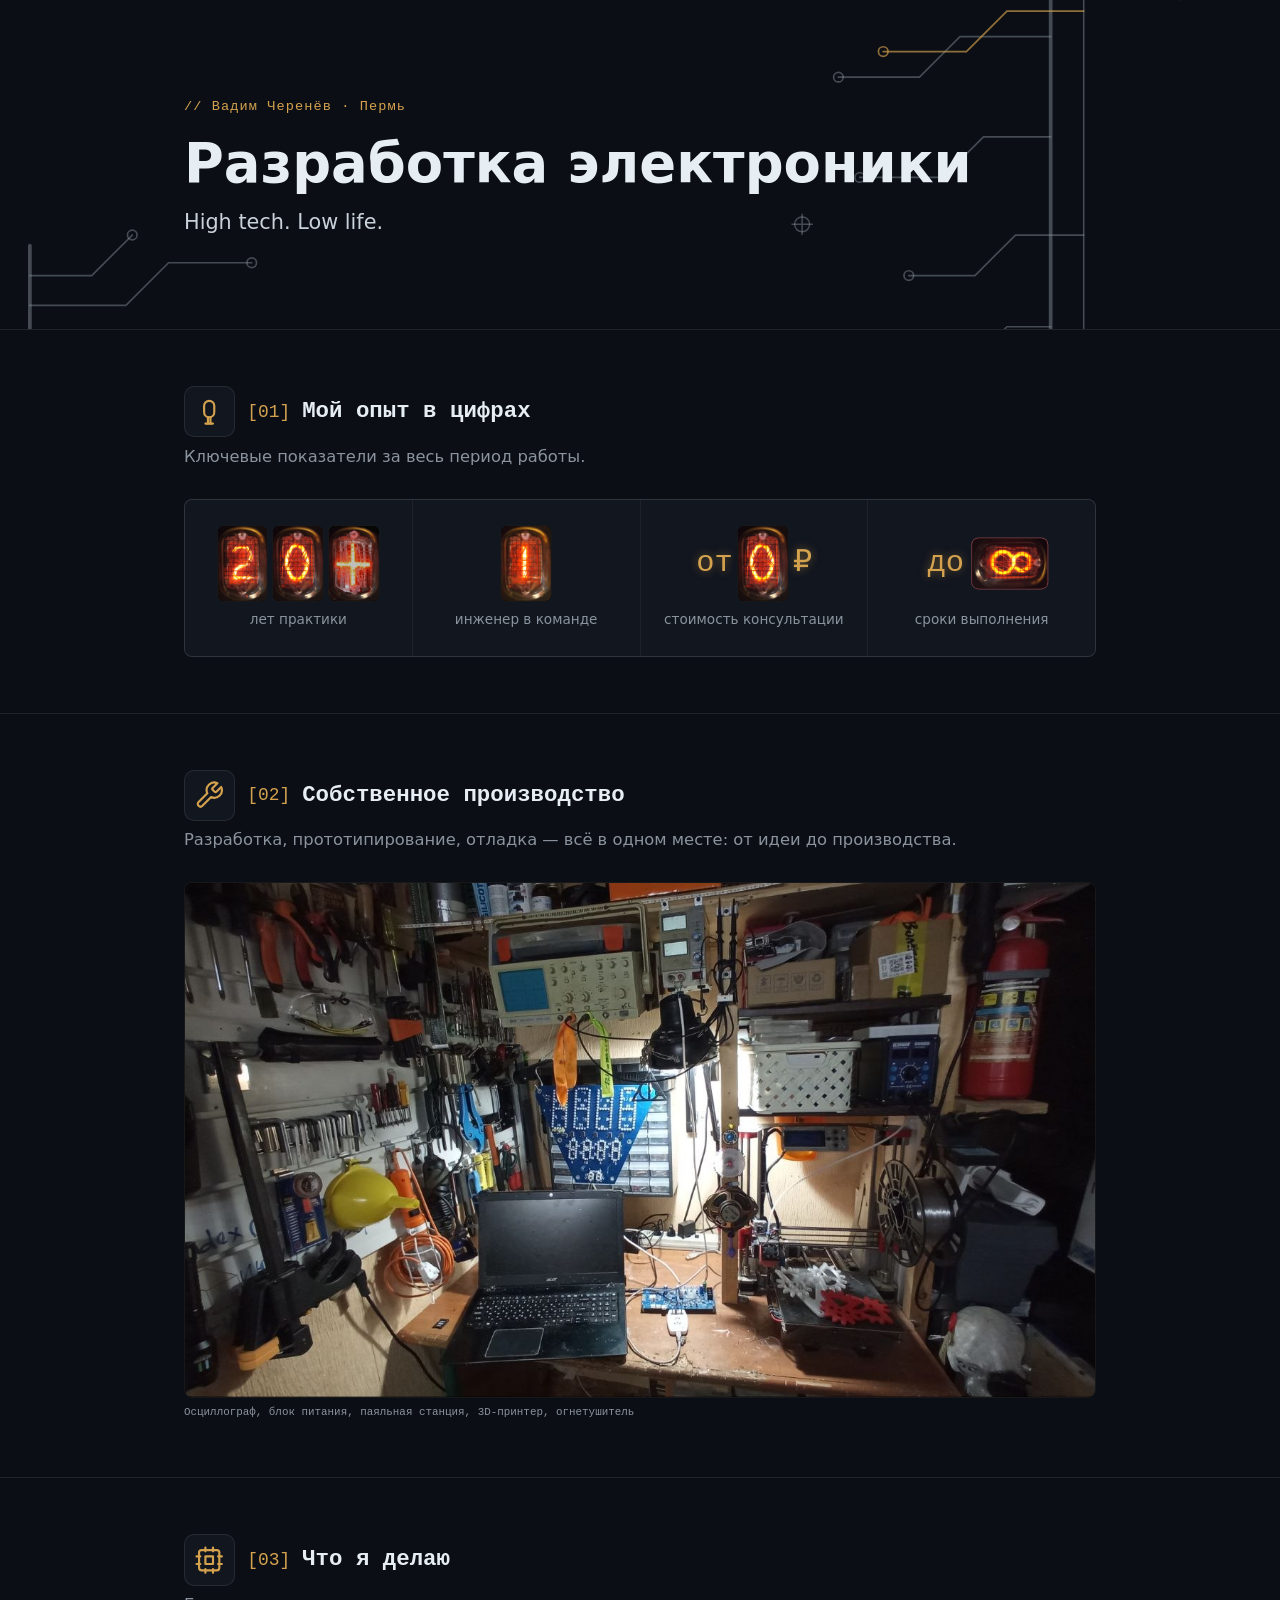
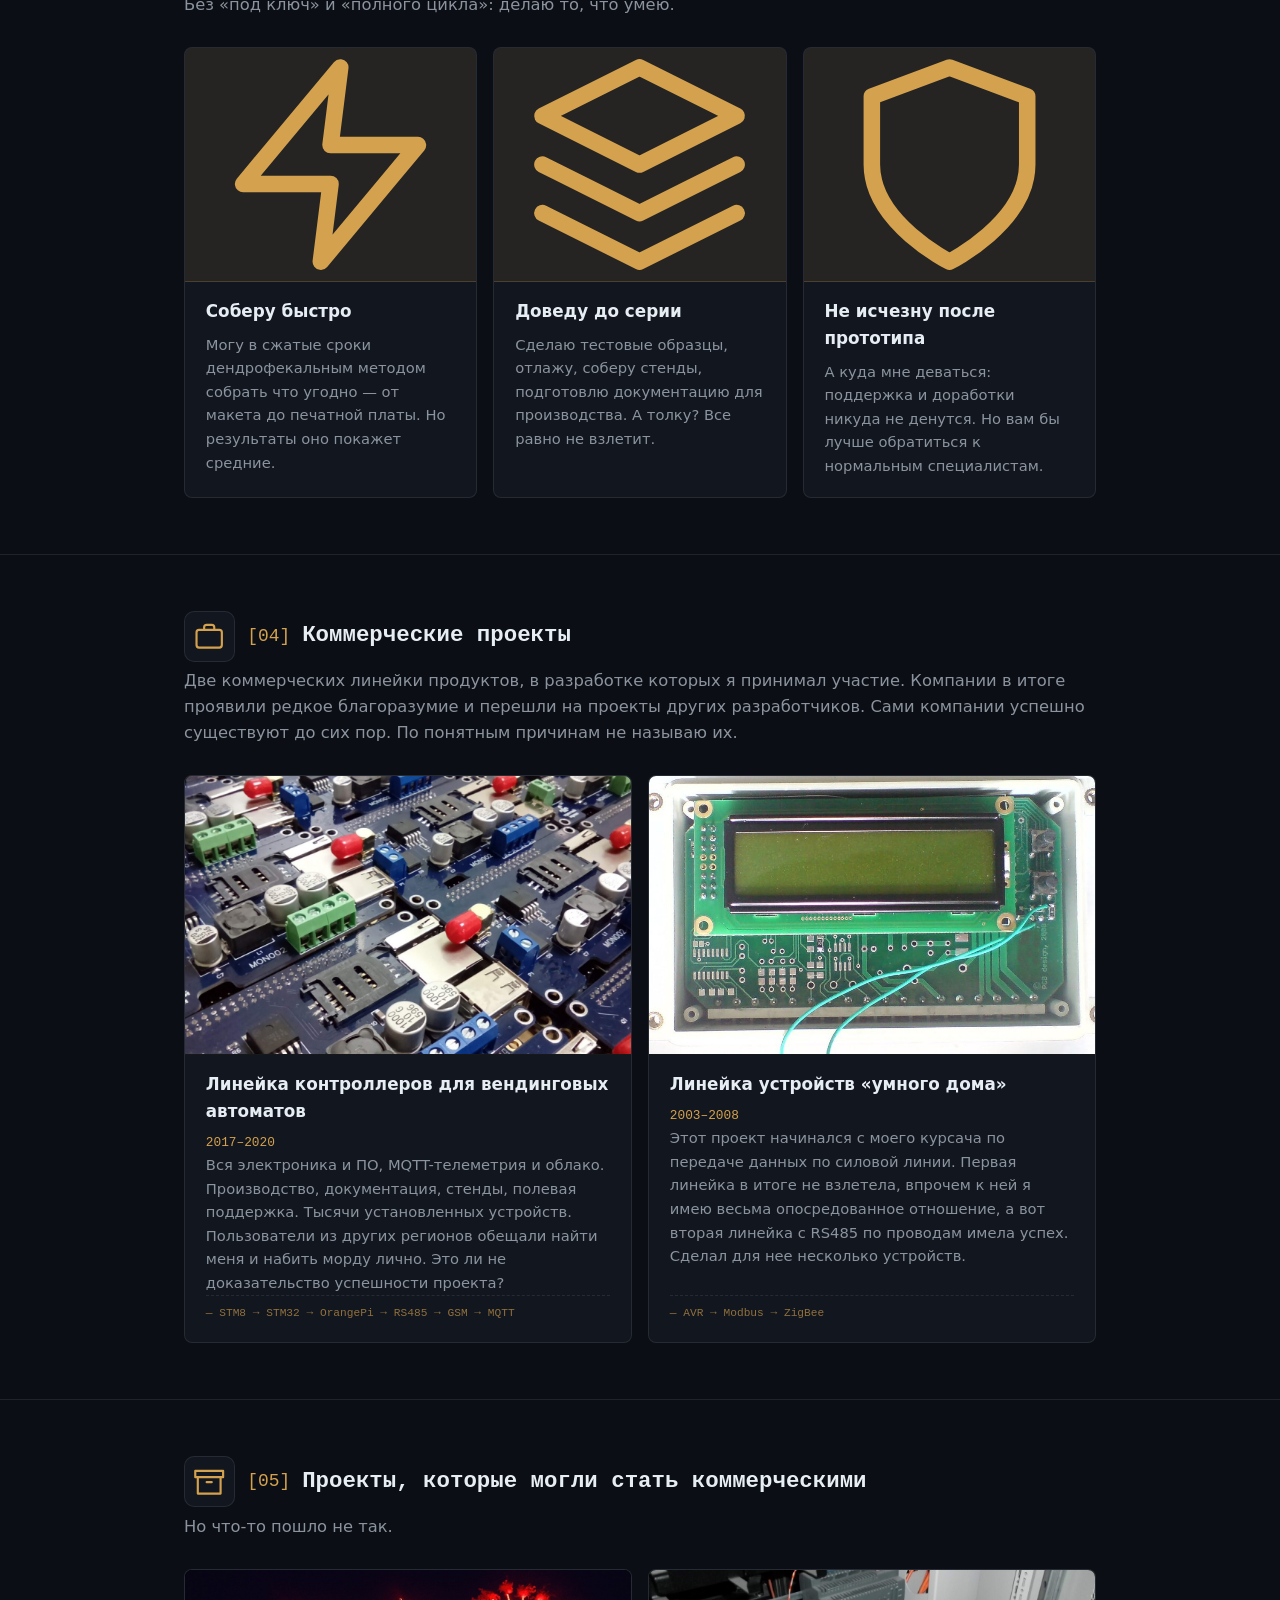
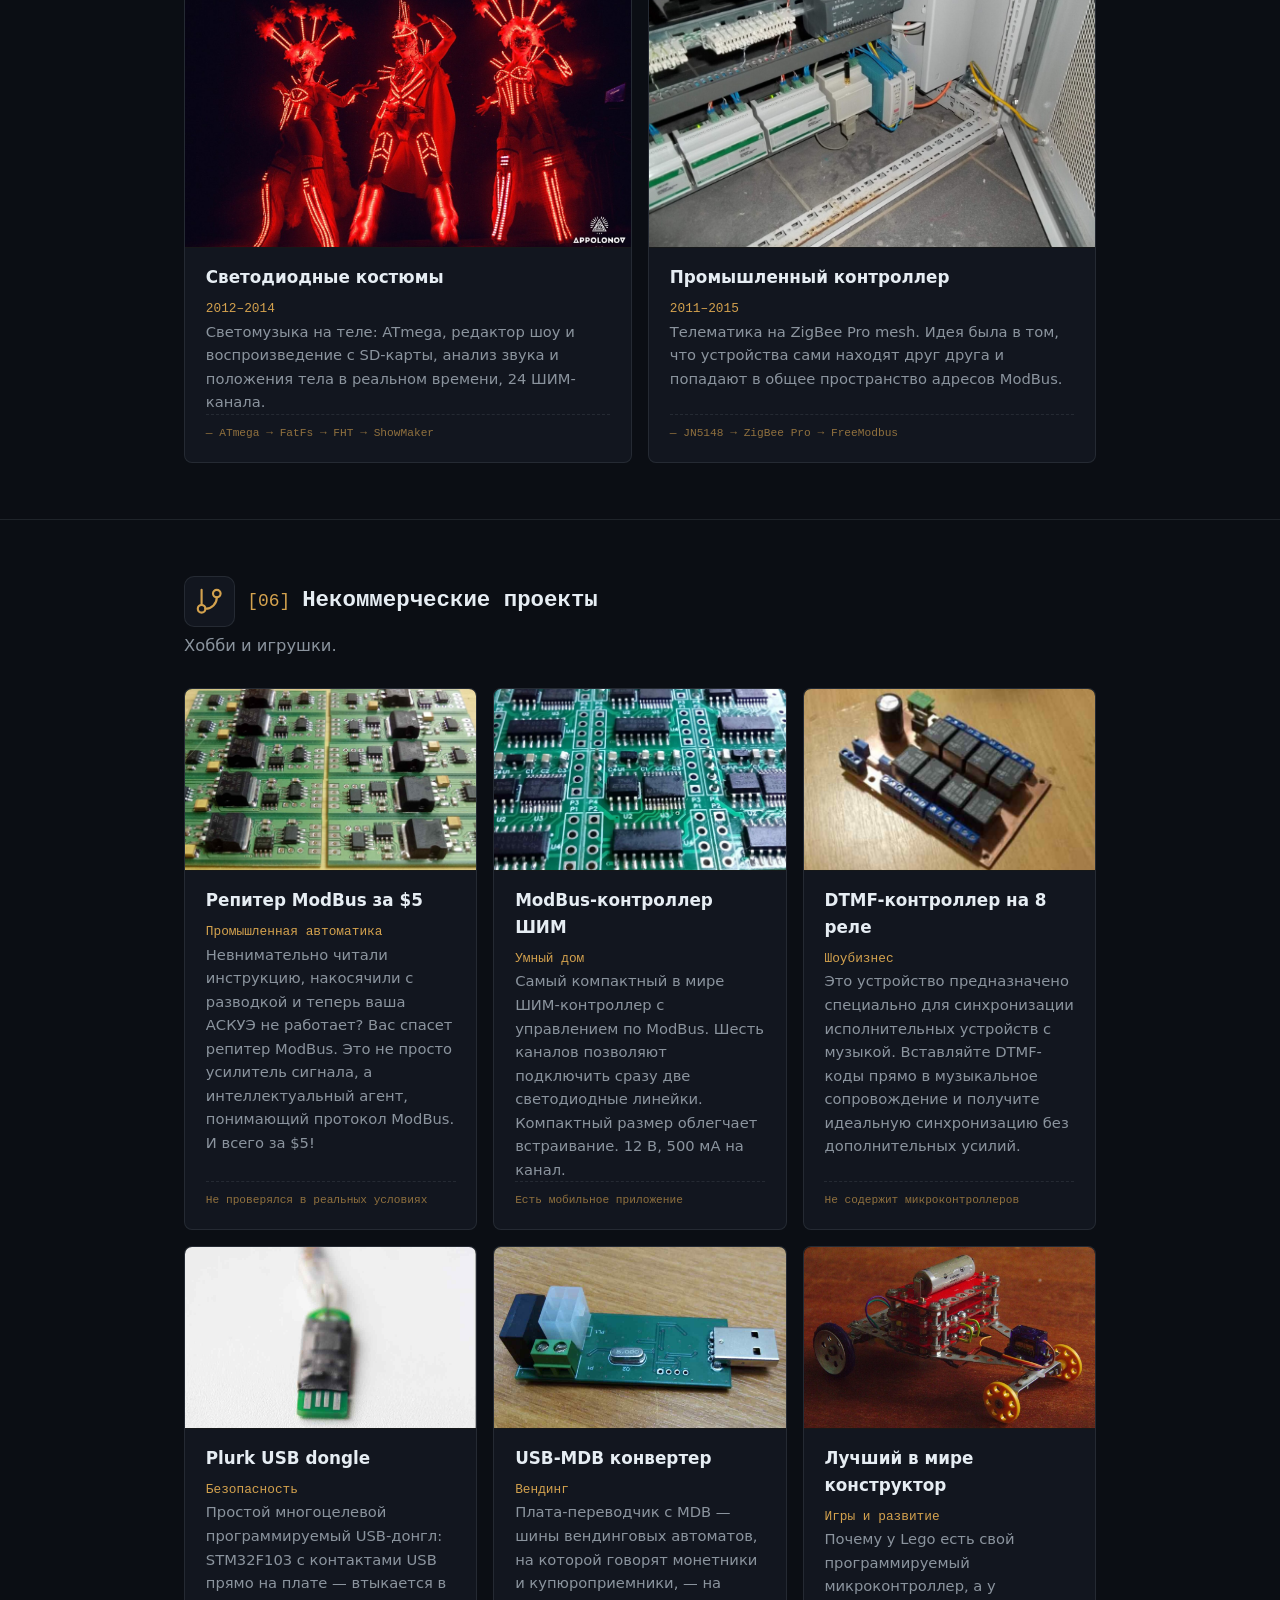
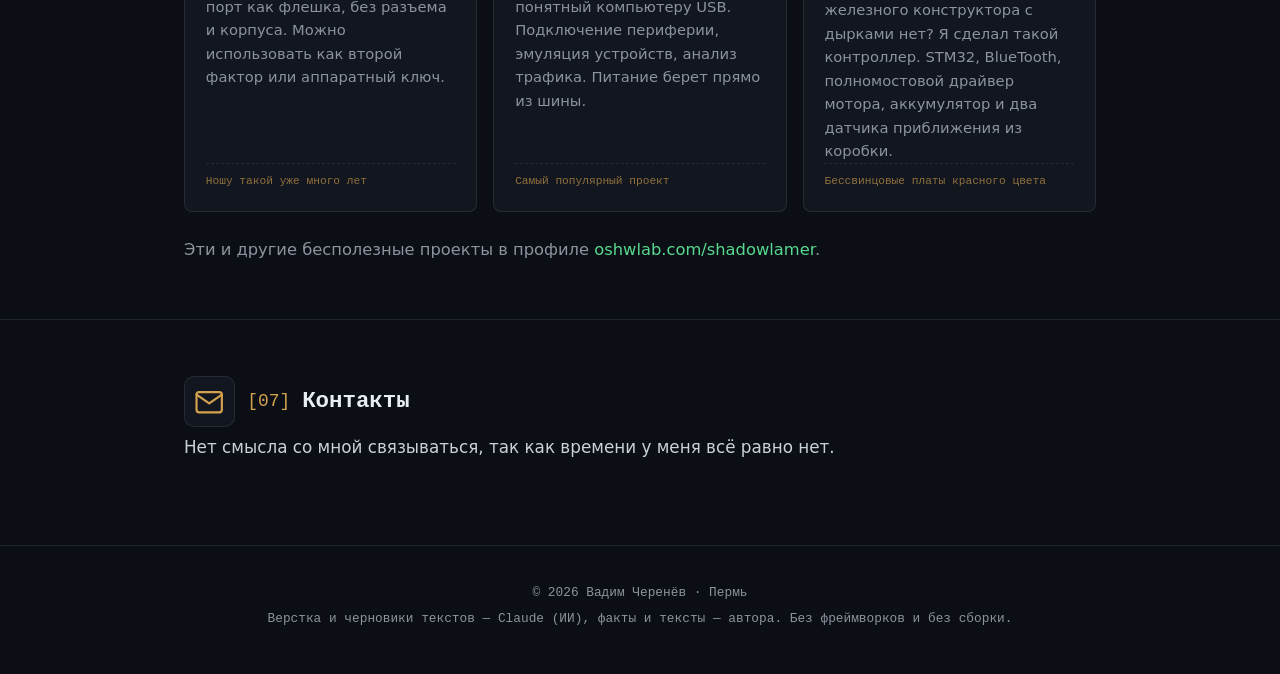
<file: index.html>
<!DOCTYPE html>
<html lang="ru">
<head>
<meta charset="utf-8">
<meta name="viewport" content="width=device-width, initial-scale=1">
<title>Разработка электроники — Вадим Черенёв</title>
<meta name="description" content="Разработка электроники на заказ, Пермь.">
<meta name="theme-color" content="#0b0e14">
<link rel="icon" type="image/svg+xml" href="img/favicon.svg">
<link rel="icon" type="image/png" sizes="32x32" href="img/favicon-32.png">
<link rel="apple-touch-icon" href="img/apple-touch-icon.png">
<link rel="stylesheet" href="style.css">
<link rel="canonical" href="https://shadowlamer.github.io/antilanding/">
<meta property="og:type" content="website">
<meta property="og:site_name" content="Вадим Черенёв">
<meta property="og:title" content="Разработка электроники — Вадим Черенёв">
<meta property="og:description" content="Разработка электроники на заказ, Пермь.">
<meta property="og:url" content="https://shadowlamer.github.io/antilanding/">
<meta property="og:image" content="https://shadowlamer.github.io/antilanding/img/og.jpg">
<meta property="og:image:width" content="1200">
<meta property="og:image:height" content="630">
<meta property="og:locale" content="ru_RU">
<meta name="twitter:card" content="summary_large_image">
<meta name="twitter:title" content="Разработка электроники — Вадим Черенёв">
<meta name="twitter:description" content="Разработка электроники на заказ, Пермь.">
<meta name="twitter:image" content="https://shadowlamer.github.io/antilanding/img/og.jpg">
<script type="application/ld+json">
{"@context":"https://schema.org","@type":"Person","name":"Вадим Черенёв","url":"https://shadowlamer.github.io/antilanding/","alternateName":"Vadim Cherenev","address":{"@type":"PostalAddress","addressLocality":"Пермь","addressCountry":"RU"},"sameAs":["https://github.com/shadowlamer","https://oshwlab.com/shadowlamer","https://www.hackerrank.com/sl010","https://huggingface.co/shadowlamer"],"knowsAbout":["разработка электроники","electronics design","печатные платы","PCB design","встроенные системы","embedded systems","встроенный Linux","embedded Linux","STM32","STM8","AVR","ESP8266","ModBus","MQTT","ZigBee","DALI","RS-485","вендинговые автоматы","vending machines","умный дом","smart home","телеметрия","telemetry","робототехника","robotics","программирование на C","C programming","Java","Python","JavaScript","Spring Boot","Docker","MongoDB","машинное обучение","machine learning","диффузионные модели","diffusion models","3D-печать","3D printing","OpenSCAD","ZX Spectrum"]}
</script>
</head>
<body>

<header class="hero">
  <svg class="hero-decor" viewBox="0 0 1200 480" preserveAspectRatio="xMaxYMid slice" aria-hidden="true" focusable="false">
    <g stroke="currentColor" fill="none" stroke-linecap="round" stroke-width="1.6">
      <path d="M985 24 V 456" stroke-width="3.5"/>
      <path d="M1016 56 V 456" stroke-width="1.5"/>
      <path d="M985 120 H 900 L 862 158 H 786"/>
      <path d="M985 214 H 922 L 884 252 H 806"/>
      <path d="M1016 306 H 952 L 914 344 H 852"/>
      <path d="M985 392 H 944 L 906 430 H 838"/>
      <path d="M1016 96 H 944 L 906 134 H 828" class="amber"/>
      <path d="M28 316 V 400" stroke-width="3.5"/>
      <path d="M28 344 H 86 L 124 306"/>
      <path d="M28 372 H 118 L 158 332 H 236"/>
    </g>
    <g stroke="currentColor" fill="none" stroke-width="1.6">
      <circle cx="786" cy="158" r="4.5"/>
      <circle cx="806" cy="252" r="4.5"/>
      <circle cx="852" cy="344" r="4.5"/>
      <circle cx="838" cy="430" r="4.5"/>
      <circle cx="124" cy="306" r="4.5"/>
      <circle cx="236" cy="332" r="4.5"/>
      <circle cx="828" cy="134" r="4.5" class="amber"/>
    </g>
    <g stroke="currentColor" fill="none" stroke-width="1.4">
      <path d="M1096 76 H 1116 M 1106 66 V 86"/>
      <circle cx="1106" cy="76" r="7"/>
      <path d="M742 296 H 762 M 752 286 V 306"/>
      <circle cx="752" cy="296" r="7"/>
    </g>
  </svg>
  <div class="wrap">
    <p class="eyebrow mono">// Вадим Черенёв · Пермь</p>
    <h1>Разработка электроники</h1>
    <p class="tagline">High tech. Low life.</p>
  </div>
</header>

<section>
  <div class="wrap">
    <h2 class="mono"><span class="h-ico-box"><svg class="i" viewBox="0 0 24 24" aria-hidden="true"><rect x="8" y="3" width="8" height="13" rx="4"/><path d="M11 16v5"/><path d="M13 16v5"/><path d="M9 21h6"/></svg></span><span class="idx">[01]</span> Мой опыт в цифрах</h2>
    <p class="note">Ключевые показатели за весь период работы.</p>
    <div class="stats">
      <div class="stat">
        <div class="digits"><img src="img/nixie/2.jpg" alt="Никси-индикатор: цифра 2"><img src="img/nixie/0.jpg" alt="Никси-индикатор: цифра 0"><img src="img/nixie/+.jpg" alt="Никси-индикатор: плюс"></div>
        <small>лет практики</small>
      </div>
      <div class="stat">
        <div class="digits"><img src="img/nixie/1.jpg" alt="Никси-индикатор: цифра 1"></div>
        <small>инженер в команде</small>
      </div>
      <div class="stat">
        <div class="digits"><span>от</span><img src="img/nixie/0.jpg" alt="Никси-индикатор: цифра 0"><span>₽</span></div>
        <small>стоимость консультации</small>
      </div>
      <div class="stat bad">
        <div class="digits"><span>до</span><img class="rot" src="img/nixie/8.jpg" alt="Никси-индикатор: цифра 8"></div>
        <small>сроки выполнения</small>
      </div>
    </div>
  </div>
</section>

<section>
  <div class="wrap">
    <h2 class="mono"><span class="h-ico-box"><svg class="i" viewBox="0 0 24 24" aria-hidden="true"><path d="M14.7 6.3a1 1 0 0 0 0 1.4l1.6 1.6a1 1 0 0 0 1.4 0l3.77-3.77a6 6 0 0 1-7.94 7.94l-6.91 6.91a2.12 2.12 0 0 1-3-3l6.91-6.91a6 6 0 0 1 7.94-7.94l-3.76 3.76z"/></svg></span><span class="idx">[02]</span> Собственное производство</h2>
    <p class="note">Разработка, прототипирование, отладка — всё в одном
       месте: от идеи до производства.</p>
    <figure class="shot-wrap">
      <img class="shot" src="img/workspace.jpg" alt="Сборка и отладка прототипов">
      <figcaption>Осциллограф, блок питания, паяльная станция, 3D-принтер, огнетушитель</figcaption>
    </figure>
  </div>
</section>

<section>
  <div class="wrap">
    <h2 class="mono"><span class="h-ico-box"><svg class="i" viewBox="0 0 24 24" aria-hidden="true"><rect x="4" y="4" width="16" height="16" rx="2"/><rect x="9" y="9" width="6" height="6"/><path d="M9 2v3M15 2v3M9 19v3M15 19v3M2 9h3M2 15h3M19 9h3M19 15h3"/></svg></span><span class="idx">[03]</span> Что я делаю</h2>
    <p class="note">Без «под ключ» и «полного цикла»: делаю то, что умею.</p>
    <div class="grid">
      <div class="card svc">
        <div class="ico-box"><svg class="i" viewBox="0 0 24 24" aria-hidden="true"><path d="M13 2 3 14h9l-1 8 10-12h-9l1-8z"/></svg></div>
        <h3>Соберу быстро</h3>
        <p>Могу в сжатые сроки дендрофекальным методом собрать что угодно — от макета до печатной платы. Но результаты оно покажет средние.</p>
      </div>
      <div class="card svc">
        <div class="ico-box"><svg class="i" viewBox="0 0 24 24" aria-hidden="true"><path d="M12 2 2 7l10 5 10-5-10-5z"/><path d="m2 17 10 5 10-5"/><path d="m2 12 10 5 10-5"/></svg></div>
        <h3>Доведу до серии</h3>
        <p>Сделаю тестовые образцы, отлажу, соберу стенды, подготовлю
           документацию для производства. А толку? Все равно не взлетит.</p>
      </div>
      <div class="card svc">
        <div class="ico-box"><svg class="i" viewBox="0 0 24 24" aria-hidden="true"><path d="M12 22s8-4 8-10V5l-8-3-8 3v7c0 6 8 10 8 10z"/></svg></div>
        <h3>Не исчезну после прототипа</h3>
        <p>А куда мне деваться: поддержка и доработки никуда не денутся. Но вам бы лучше обратиться к нормальным специалистам.</p>
      </div>
    </div>
  </div>
</section>

<section>
  <div class="wrap">
    <h2 class="mono"><span class="h-ico-box"><svg class="i" viewBox="0 0 24 24" aria-hidden="true"><rect x="2" y="7" width="20" height="14" rx="2"/><path d="M16 7V5a2 2 0 0 0-2-2h-4a2 2 0 0 0-2 2v2"/></svg></span><span class="idx">[04]</span> Коммерческие проекты</h2>
    <p class="note">Две коммерческих линейки продуктов, в разработке которых я принимал участие. Компании в итоге проявили редкое благоразумие и перешли на проекты других разработчиков. Сами компании успешно существуют до сих пор. По понятным причинам не называю их.</p>
    <div class="grid">

      <div class="card">
        <img class="card-photo" src="img/vending-panel.jpg" alt="Контроллеры вендинговых автоматов">
        <h3>Линейка контроллеров для вендинговых автоматов</h3>
        <p class="mono" style="color: var(--nixie); font-size:0.8rem;">2017–2020</p>
        <p>Вся электроника и ПО, MQTT-телеметрия и облако. Производство, документация, стенды, полевая поддержка. Тысячи установленных устройств. Пользователи из других регионов обещали найти меня и набить морду лично. Это ли не доказательство успешности проекта?</p>
        <p class="src">— STM8 → STM32 → OrangePi → RS485 → GSM → MQTT</p>
      </div>

      <div class="card">
        <img class="card-photo" src="img/smarthome-relays.jpg" alt="Модули реле умного дома">
        <h3>Линейка устройств «умного дома»</h3>
        <p class="mono" style="color: var(--nixie); font-size:0.8rem;">2003–2008</p>
        <p>Этот проект начинался с моего курсача по передаче данных по силовой линии. Первая линейка в итоге не взлетела, впрочем к ней я имею весьма опосредованное отношение, а вот вторая линейка с RS485 по проводам имела успех. Сделал для нее несколько устройств.</p>
        <p class="src">— AVR → Modbus → ZigBee</p>
      </div>
    </div>
  </div>
</section>

<section id="unfinished">
  <div class="wrap">
    <h2 class="mono"><span class="h-ico-box"><svg class="i" viewBox="0 0 24 24" aria-hidden="true"><path d="M21 8v13H3V8"/><rect x="1" y="3" width="22" height="5"/><path d="M10 12h4"/></svg></span><span class="idx">[05]</span> Проекты, которые могли стать коммерческими</h2>
    <p class="note">Но что-то пошло не так.</p>
    <div class="grid">
      <div class="card">
        <img class="card-photo" src="img/costume.jpg" alt="Светодиодный костюм">
        <h3>Светодиодные костюмы</h3>
        <p class="mono" style="color: var(--nixie); font-size:0.8rem;">2012–2014</p>
        <p>Светомузыка на теле: ATmega, редактор шоу и воспроизведение с SD-карты, анализ звука и положения тела в реальном времени, 24 ШИМ-канала.</p>
        <p class="src">— ATmega → FatFs → FHT → ShowMaker</p>
      </div>
      <div class="card">
        <img class="card-photo" src="img/melissa-certificate.jpg" alt="Промышленный контроллер">
        <h3>Промышленный контроллер</h3>
        <p class="mono" style="color: var(--nixie); font-size:0.8rem;">2011–2015</p>
        <p>Телематика на ZigBee Pro mesh. Идея была в том, что устройства сами находят друг друга и попадают в общее пространство адресов ModBus.</p>
        <p class="src">— JN5148 → ZigBee Pro → FreeModbus</p>
      </div>
    </div>
  </div>
</section>

<section>
  <div class="wrap">
    <h2 class="mono"><span class="h-ico-box"><svg class="i" viewBox="0 0 24 24" aria-hidden="true"><path d="M6 3v12"/><circle cx="6" cy="18" r="3"/><circle cx="18" cy="6" r="3"/><path d="M18 9a9 9 0 0 1-9 9"/></svg></span><span class="idx">[06]</span> Некоммерческие проекты</h2>
    <p class="note">Хобби и игрушки.</p>
    <div class="grid">
      <div class="card">
        <img class="card-photo" src="img/modrep.jpg" alt="Репитер ModBus за $5">
        <h3>Репитер ModBus за $5</h3>
        <p class="mono" style="color: var(--nixie); font-size:0.8rem;">Промышленная автоматика</p>
        <p>Невнимательно читали инструкцию, накосячили с разводкой и теперь ваша АСКУЭ не работает? Вас спасет репитер ModBus. Это не просто усилитель сигнала, а интеллектуальный агент, понимающий протокол ModBus. И всего за $5!</p>
        <p class="src">Не проверялся в реальных условиях</p>
      </div>
      <div class="card">
        <img class="card-photo" src="img/pwm.jpg" alt="ModBus-контроллер ШИМ">
        <h3>ModBus-контроллер ШИМ</h3>
        <p class="mono" style="color: var(--nixie); font-size:0.8rem;">Умный дом</p>
        <p>Самый компактный в мире ШИМ-контроллер с управлением по ModBus. Шесть каналов позволяют подключить сразу две светодиодные линейки. Компактный размер облегчает встраивание. 12 В, 500 мА на канал.</p>
        <p class="src">Есть мобильное приложение</p>
      </div>
      <div class="card">
        <img class="card-photo" src="img/dtmf.jpg" alt="DTMF-контроллер на 8 реле">
        <h3>DTMF-контроллер на 8 реле</h3>
        <p class="mono" style="color: var(--nixie); font-size:0.8rem;">Шоубизнес</p>
        <p>Это устройство предназначено специально для синхронизации исполнительных устройств с музыкой. Вставляйте DTMF-коды прямо в музыкальное сопровождение и получите идеальную синхронизацию без дополнительных усилий.</p>
        <p class="src">Не содержит микроконтроллеров</p>
      </div>
      <div class="card">
        <img class="card-photo" src="img/plurk.jpg" alt="USB-донгл Plurk">
        <h3>Plurk USB dongle</h3>
        <p class="mono" style="color: var(--nixie); font-size:0.8rem;">Безопасность</p>
        <p>Простой многоцелевой программируемый USB-донгл: STM32F103 с контактами USB прямо на плате — втыкается в порт как флешка, без разъема и корпуса. Можно использовать как второй фактор или аппаратный ключ.</p>
        <p class="src">Ношу такой уже много лет</p>
      </div>
      <div class="card">
        <img class="card-photo" src="img/mdb.jpg" alt="Плата USB-MDB конвертера">
        <h3>USB-MDB конвертер</h3>
        <p class="mono" style="color: var(--nixie); font-size:0.8rem;">Вендинг</p>
        <p>Плата-переводчик с MDB — шины вендинговых автоматов, на которой говорят монетники и купюроприемники, — на понятный компьютеру USB. Подключение периферии, эмуляция устройств, анализ трафика. Питание берет прямо из шины.</p>
        <p class="src">Самый популярный проект</p>
      </div>
      <div class="card">
        <img class="card-photo" src="img/bcse-car.jpg" alt="Робот из конструктора">
        <h3>Лучший в мире конструктор</h3>
        <p class="mono" style="color: var(--nixie); font-size:0.8rem;">Игры и развитие</p>
        <p>Почему у Lego есть свой программируемый микроконтроллер, а у железного конструктора с дырками нет? Я сделал такой контроллер. STM32, BlueTooth, полномостовой драйвер мотора, аккумулятор и два датчика приближения из коробки.</p>
        <p class="src">Бессвинцовые платы красного цвета</p>
      </div>
    </div>
    <p class="note" style="margin: 1.6rem 0 0;">Эти и другие бесполезные проекты в профиле
       <a href="https://oshwlab.com/shadowlamer">oshwlab.com/shadowlamer</a>.</p>
  </div>
</section>

<section>
  <div class="wrap">
    <h2 class="mono"><span class="h-ico-box"><svg class="i" viewBox="0 0 24 24" aria-hidden="true"><rect x="2" y="4" width="20" height="16" rx="2"/><path d="m22 6-10 7L2 6"/></svg></span><span class="idx">[07]</span> Контакты</h2>
    <p class="note" style="font-size: 1.05rem; color: var(--text);">Нет смысла со мной связываться, так как времени у меня всё равно нет.</p>
  </div>
</section>

<footer>
  <p class="mono">© 2026 Вадим Черенёв · Пермь</p>
  <p class="mono">Верстка и черновики текстов — Claude (ИИ), факты и тексты — автора. Без фреймворков и без сборки.</p>
</footer>

</body>
</html>
</file>
<file: style.css>
:root {
  --bg: #0b0e14;
  --surface: #12161f;
  --text: #c9d1d9;
  --dim: #8b949e;
  --nixie: #d4a24e;
  --scope: #57d98f;
  --line: rgba(212, 162, 78, 0.22);
  --line-dim: rgba(139, 148, 158, 0.16);
  --mono: ui-monospace, "JetBrains Mono", SFMono-Regular, Menlo, Consolas, monospace;
  --sans: system-ui, -apple-system, "Segoe UI", Roboto, "PT Sans", sans-serif;
  --maxw: 60rem;
}
* { box-sizing: border-box; }
body {
  margin: 0;
  background: var(--bg);
  color: var(--text);
  font-family: var(--sans);
  font-size: 1.02rem;
  line-height: 1.6;
}
.mono { font-family: var(--mono); }
.wrap { max-width: var(--maxw); margin: 0 auto; padding: 0 1.5rem; }

.hero { position: relative; overflow: hidden; padding: 6rem 0 4rem; border-bottom: 1px solid var(--line-dim); }
.hero-decor { position: absolute; inset: 0; width: 100%; height: 100%; color: rgba(139,148,158,.45); pointer-events: none; }
.hero-decor .amber { stroke: var(--nixie); stroke-opacity: .65; }
.hero .wrap { position: relative; }
.eyebrow { color: var(--nixie); font-size: 0.85rem; letter-spacing: 0.08em; margin: 0 0 1rem; }
h1 { margin: 0 0 0.8rem; font-size: clamp(2rem, 6vw, 3.4rem); line-height: 1.1; color: #e6edf3; }
.tagline { margin: 0 0 1.6rem; font-size: clamp(1.05rem, 2.6vw, 1.3rem); max-width: 44rem; }

section { padding: 3.5rem 0; border-bottom: 1px solid var(--line-dim); }
h2 { margin: 0 0 0.4rem; font-size: 1.4rem; color: #e6edf3; }
h2 .idx { color: var(--nixie); font-weight: 400; font-size: 0.8em; }
.note { color: var(--dim); margin: 0 0 1.8rem; }

svg.i { fill: none; stroke: currentColor; stroke-width: 1.7; stroke-linecap: round; stroke-linejoin: round; }
h2 { display: flex; align-items: center; gap: 0.75rem; flex-wrap: wrap; }
.h-ico-box { flex: none; width: 3.2rem; height: 3.2rem; display: grid; place-items: center; background: var(--surface); border: 1px solid var(--line-dim); border-radius: 10px; color: var(--nixie); }
.h-ico-box svg { width: 1.9rem; height: 1.9rem; }
.ico-box { width: 3rem; height: 3rem; display: grid; place-items: center; margin: 0 0 0.85rem; background: rgba(212,162,78,.1); border: 1px solid var(--line); border-radius: 10px; color: var(--nixie); }
.ico-box svg { width: 1.7rem; height: 1.7rem; }
.card.svc .ico-box { width: calc(100% + 2.6rem); height: auto; margin: -1.2rem -1.3rem 1rem; border: 0; border-bottom: 1px solid var(--line); border-radius: 7px 7px 0 0; }
.card.svc .ico-box svg { width: 80%; height: auto; display: block; }

figure.shot-wrap { margin: 0; }
figure.shot-wrap figcaption { font-family: var(--mono); font-size: 0.68rem; color: var(--dim); margin-top: 0.4rem; }

.stats { display: grid; grid-template-columns: repeat(auto-fit, minmax(10rem, 1fr)); gap: 1px; background: var(--line-dim); border: 1px solid var(--line-dim); border-radius: 8px; overflow: hidden; }
.stat { background: var(--surface); padding: 1.6rem 1rem; text-align: center; }
.digits { display: flex; align-items: center; justify-content: center; gap: 0.25rem; }
.digits img { height: clamp(2.8rem, 8vw, 4.8rem); width: auto; border: 1px solid var(--line-dim); border-radius: 0.45rem; background: #000; }
.digits img.rot { transform: rotate(90deg); margin-left: 16px; }
.digits span { font-family: var(--mono); font-size: clamp(1.1rem, 3.5vw, 1.9rem); color: var(--nixie); text-shadow: 0 0 8px rgba(212,162,78,.5); }
.stat.bad .digits img { border-color: rgba(224,108,117,.55); }
.stat small { display: block; color: var(--dim); font-size: 0.85rem; margin-top: 0.4rem; }

.grid { display: grid; grid-template-columns: repeat(auto-fit, minmax(15rem, 1fr)); gap: 1rem; }
.card { background: var(--surface); border: 1px solid var(--line-dim); border-radius: 8px; padding: 1.2rem 1.3rem; display: flex; flex-direction: column; }
.card h3 { margin: 0 0 0.5rem; font-size: 1.05rem; color: #e6edf3; }
.card p { margin: 0; font-size: 0.92rem; color: var(--dim); }
.card .src { margin: auto 0 0; padding-top: 0.6rem; border-top: 1px dashed var(--line-dim); font-family: var(--mono); font-size: 0.7rem; color: rgba(212,162,78,.65); }
.card-photo {
  display: block; width: calc(100% + 2.6rem); margin: -1.2rem -1.3rem 1rem;
  aspect-ratio: 16 / 10; object-fit: cover; object-position: center;
  border-radius: 7px 7px 0 0; border-bottom: 1px solid var(--line-dim);
  background: #000;
}
.shot { display: block; width: 100%; border-radius: 8px; border: 1px solid var(--line-dim); background: #000; }

footer { padding: 2rem 0 2.5rem; text-align: center; font-size: 0.8rem; color: var(--dim); }
footer p { margin: 0.3rem 0; }
a { color: var(--scope); text-decoration: none; }
a:hover { text-decoration: underline; }
@media (max-width: 720px) { .hero { padding: 4rem 0 3rem; } section { padding: 2.5rem 0; } }
</file>
